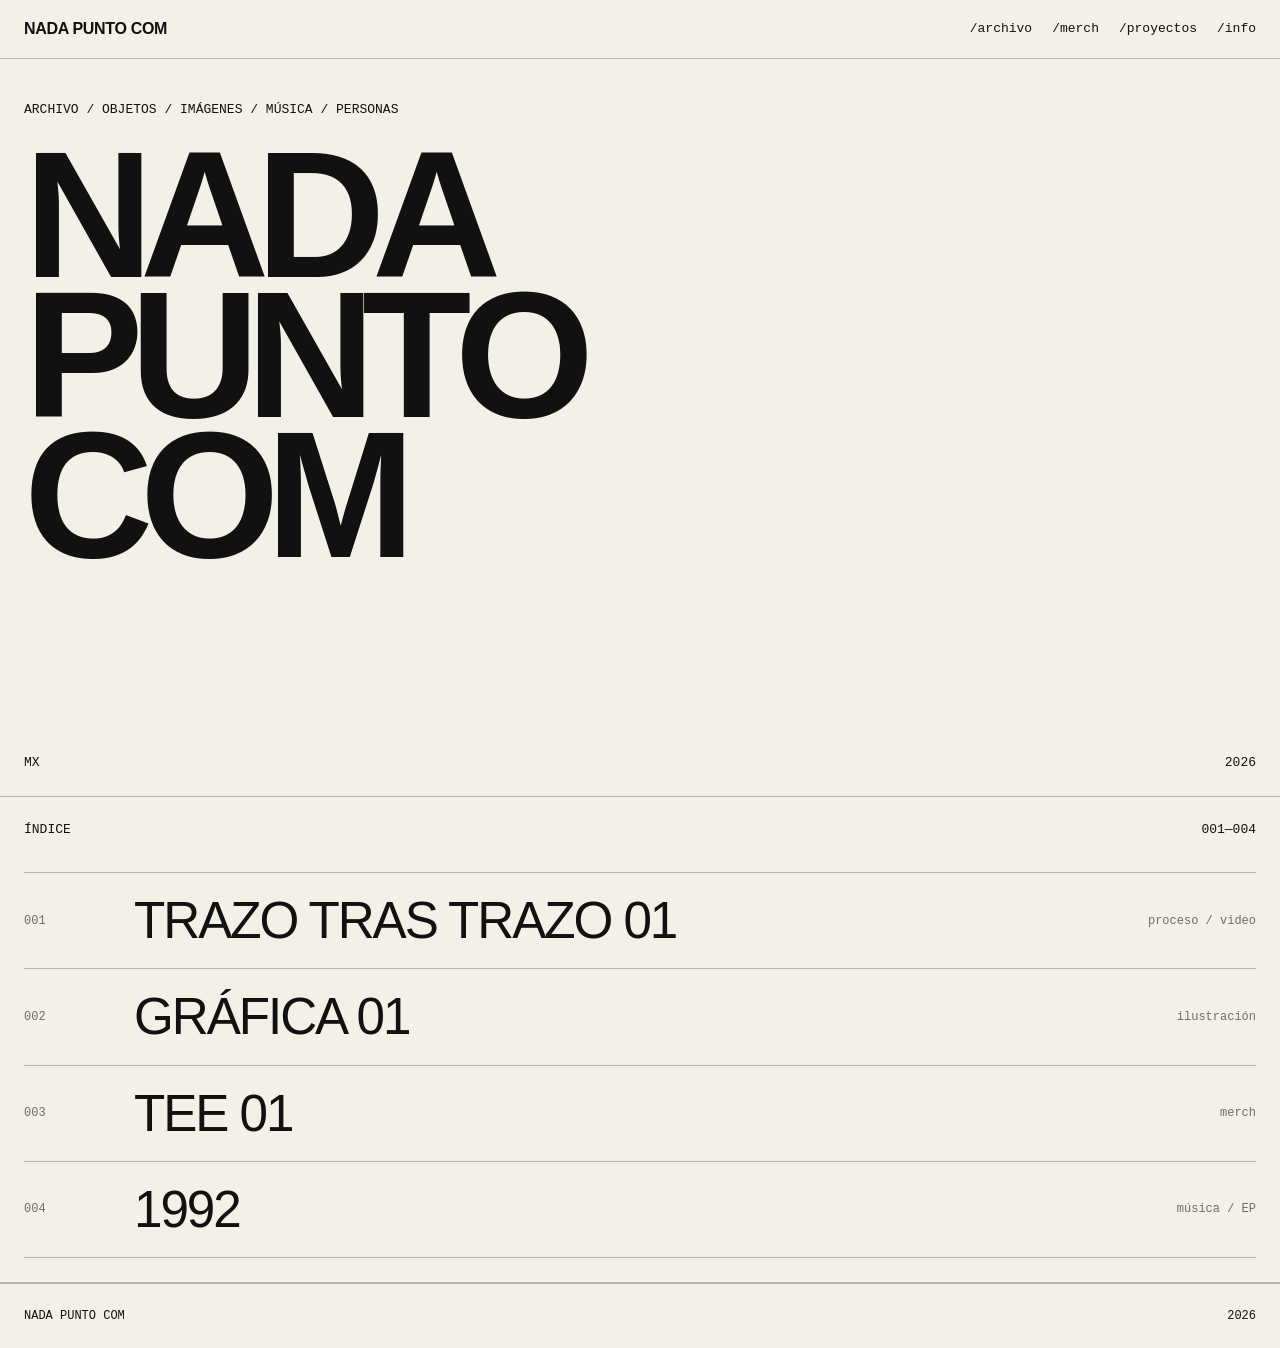
<file: index.html>
<!DOCTYPE html>
<html lang="es">

<head>
  <meta charset="UTF-8" />
  <meta name="viewport" content="width=device-width, initial-scale=1.0" />

  <meta
    name="description"
    content="Nada Punto Com — archivo de gráfica, objetos, imágenes, música, personas y otras cosas."
  />

  <title>Nada Punto Com</title>

  <link rel="stylesheet" href="/style.css" />
</head>


<body>

  <!-- ========================================
       HEADER
  ========================================= -->

  <header class="site-header">

    <a class="brand" href="/">
      NADA PUNTO COM
    </a>

    <nav
      class="main-nav"
      aria-label="Navegación principal"
    >

      <a href="/archivo/">
        /archivo
      </a>

      <a href="/merch/">
        /merch
      </a>

      <a href="/proyectos/">
        /proyectos
      </a>

      <a href="/info/">
        /info
      </a>

    </nav>

  </header>


  <!-- ========================================
       MAIN
  ========================================= -->

  <main>


    <!-- ========================================
         HERO
    ========================================= -->

    <section class="hero">

      <div class="hero-copy">

        <p class="eyebrow">
          archivo / objetos / imágenes / música / personas
        </p>

        <h1>
          NADA<br>
          PUNTO<br>
          COM
        </h1>

      </div>


      <div class="hero-meta">

        <span>
          MX
        </span>

        <span>
          2026
        </span>

      </div>

    </section>


    <!-- ========================================
         ÍNDICE
    ========================================= -->

    <section
      class="index-section"
      aria-labelledby="indice-title"
    >

      <div class="section-heading">

        <h2 id="indice-title">
          ÍNDICE
        </h2>

        <span>
          001—004
        </span>

      </div>


      <div class="project-list">


        <!-- ========================================
             001
        ========================================= -->

        <a
          class="project-row"
          href="/archivo/trazo-tras-trazo-01/"
          data-preview="preview-1"
        >

          <span class="project-number">
            001
          </span>

          <span class="project-title">
            TRAZO TRAS TRAZO 01
          </span>

          <span class="project-type">
            proceso / video
          </span>

        </a>


        <!-- ========================================
             002
        ========================================= -->

        <a
          class="project-row"
          href="/archivo/grafica-01/"
          data-preview="preview-2"
        >

          <span class="project-number">
            002
          </span>

          <span class="project-title">
            GRÁFICA 01
          </span>

          <span class="project-type">
            ilustración
          </span>

        </a>


        <!-- ========================================
             003
        ========================================= -->

        <a
          class="project-row"
          href="/merch/tee-01/"
          data-preview="preview-3"
        >

          <span class="project-number">
            003
          </span>

          <span class="project-title">
            TEE 01
          </span>

          <span class="project-type">
            merch
          </span>

        </a>


        <!-- ========================================
             004
        ========================================= -->

        <a
          class="project-row"
          href="/musica/1992/"
          data-preview="preview-4"
        >

          <span class="project-number">
            004
          </span>

          <span class="project-title">
            1992
          </span>

          <span class="project-type">
            música / EP
          </span>

        </a>

      </div>


      <!-- ========================================
           PREVIEWS
      ========================================= -->

      <div
        class="preview-panel"
        aria-hidden="true"
      >


        <!-- 001 — TRAZO TRAS TRAZO -->

        <div
          class="preview-placeholder preview-media"
          id="preview-1"
        >

          <video
            class="preview-video"
            src="/trazo-tras-trazo-01.mp4"
            autoplay
            muted
            loop
            playsinline
            preload="metadata"
          ></video>

        </div>


        <!-- 002 — GRÁFICA 01 -->

        <div
          class="preview-placeholder preview-media preview-light"
          id="preview-2"
        >

          <img
            class="preview-image preview-contain"
            src="/grafica-01-mujer-tigre.jpeg"
            alt=""
          />

        </div>


        <!-- 003 — TEE 01 -->

        <div
          class="preview-placeholder preview-media"
          id="preview-3"
        >

          <img
            class="preview-image"
            src="/merch-tee-01.png"
            alt=""
          />

        </div>


        <!-- 004 — 1992 -->

        <div
          class="preview-placeholder preview-media"
          id="preview-4"
        >

          <img
            class="preview-image"
            src="/1992-cover.jpg"
            alt=""
          />

        </div>


      </div>

    </section>

  </main>


  <!-- ========================================
       FOOTER
  ========================================= -->

  <footer>

    <span>
      NADA PUNTO COM
    </span>

    <span>
      2026
    </span>

  </footer>


  <script src="/script.js"></script>

</body>

</html>
</file>
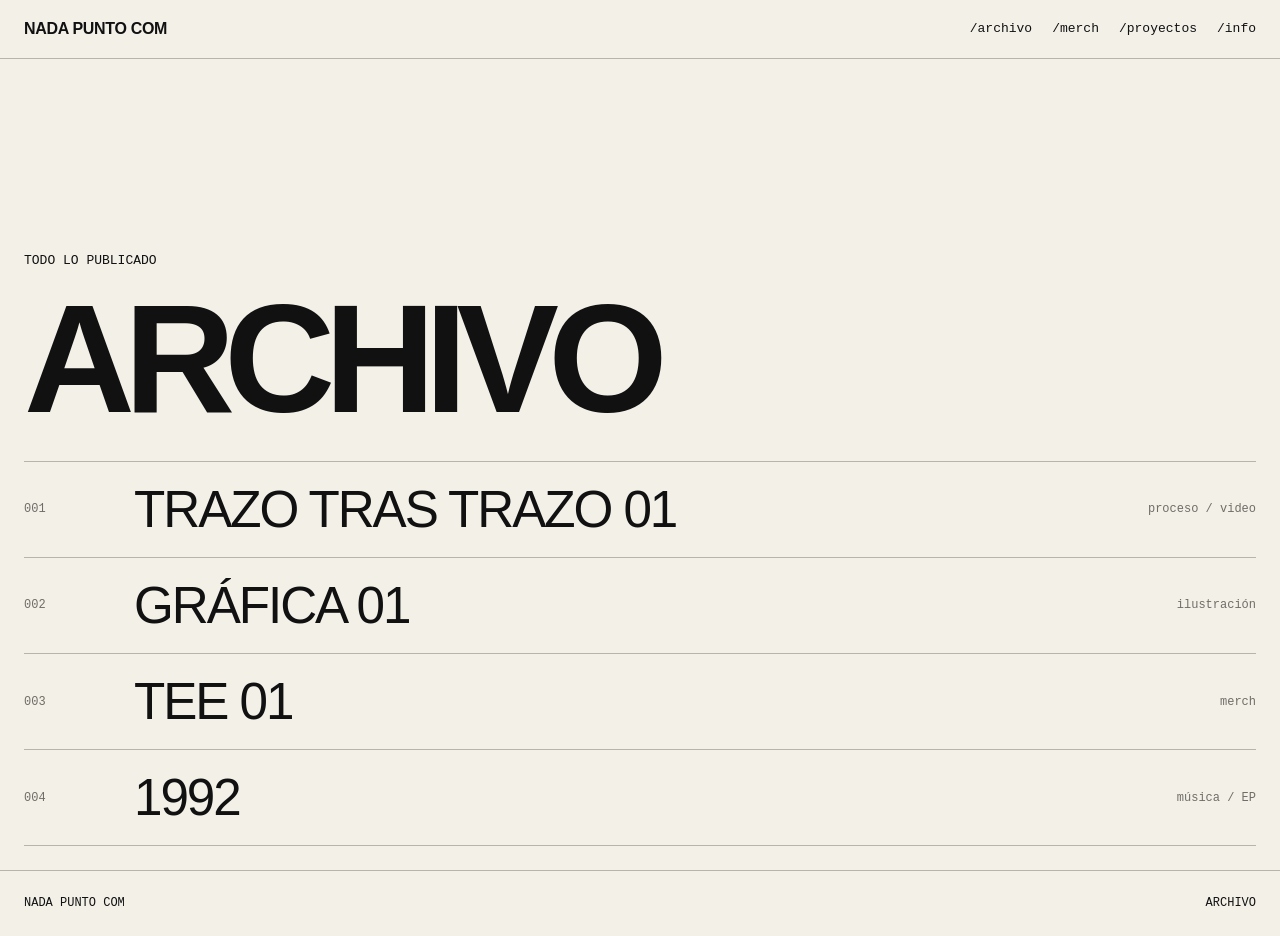
<file: archivo/index.html>
<!DOCTYPE html>
<html lang="es">

<head>
  <meta charset="UTF-8" />
  <meta name="viewport" content="width=device-width, initial-scale=1.0" />

  <meta
    name="description"
    content="Archivo — Nada Punto Com."
  />

  <title>Archivo — Nada Punto Com</title>

  <link rel="stylesheet" href="/style.css" />
</head>

<body>

  <header class="site-header">

    <a class="brand" href="/">
      NADA PUNTO COM
    </a>

    <nav class="main-nav">

      <a href="/archivo/">
        /archivo
      </a>

      <a href="/merch/">
        /merch
      </a>

      <a href="/proyectos/">
        /proyectos
      </a>

      <a href="/info/">
        /info
      </a>

    </nav>

  </header>


  <main>

    <section class="listing-page">


      <!-- CABECERA -->

      <div class="page-title">

        <p class="eyebrow">
          todo lo publicado
        </p>

        <h1>
          ARCHIVO
        </h1>

      </div>


      <!-- LISTADO -->

      <div class="project-list">


        <!-- 001 -->

        <a
          class="project-row"
          href="/archivo/trazo-tras-trazo-01/"
        >

          <span class="project-number">
            001
          </span>

          <span class="project-title">
            TRAZO TRAS TRAZO 01
          </span>

          <span class="project-type">
            proceso / video
          </span>

        </a>


        <!-- 002 -->

        <a
          class="project-row"
          href="/archivo/grafica-01/"
        >

          <span class="project-number">
            002
          </span>

          <span class="project-title">
            GRÁFICA 01
          </span>

          <span class="project-type">
            ilustración
          </span>

        </a>


        <!-- 003 -->

        <a
          class="project-row"
          href="/merch/tee-01/"
        >

          <span class="project-number">
            003
          </span>

          <span class="project-title">
            TEE 01
          </span>

          <span class="project-type">
            merch
          </span>

        </a>


        <!-- 004 -->

        <a
          class="project-row"
          href="/musica/1992/"
        >

          <span class="project-number">
            004
          </span>

          <span class="project-title">
            1992
          </span>

          <span class="project-type">
            música / EP
          </span>

        </a>


      </div>

    </section>

  </main>


  <footer>

    <span>
      NADA PUNTO COM
    </span>

    <span>
      ARCHIVO
    </span>

  </footer>

</body>

</html>
</file>
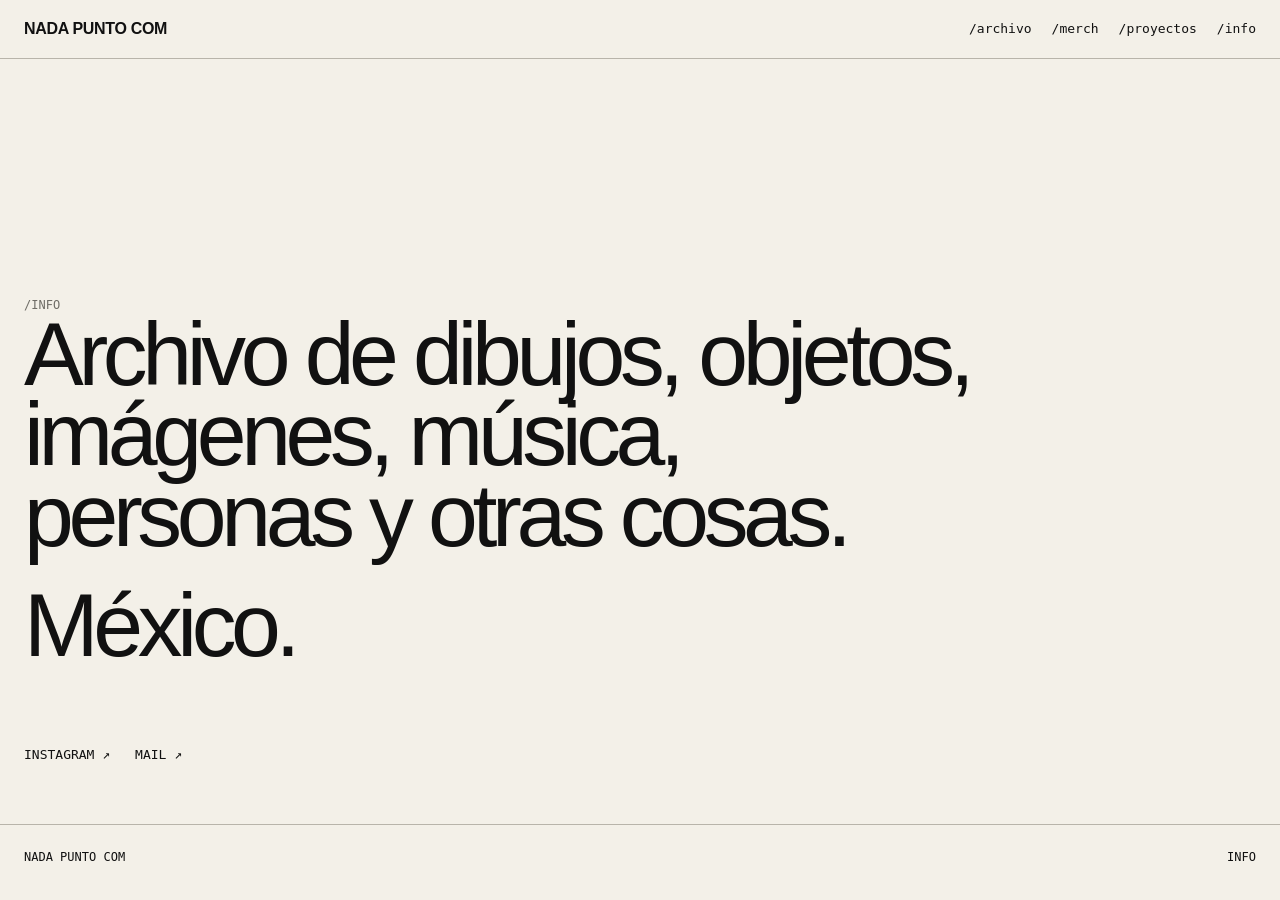
<file: info/index.html>
<!DOCTYPE html>
<html lang="es">

<head>
  <meta charset="UTF-8" />
  <meta name="viewport" content="width=device-width, initial-scale=1.0" />

  <meta
    name="description"
    content="Info — Nada Punto Com."
  />

  <title>Info — Nada Punto Com</title>

  <link rel="stylesheet" href="/style.css" />
</head>

<body>

  <header class="site-header">

    <a class="brand" href="/">
      NADA PUNTO COM
    </a>

    <nav class="main-nav">

      <a href="/archivo/">
        /archivo
      </a>

      <a href="/merch/">
        /merch
      </a>

      <a href="/proyectos/">
        /proyectos
      </a>

      <a href="/info/">
        /info
      </a>

    </nav>

  </header>


  <main>

    <section class="info-page">

      <span class="entry-number">
        /INFO
      </span>

      <p>
        Archivo de dibujos, objetos,
        imágenes, música, personas
        y otras cosas.
      </p>

      <p>
        México.
      </p>


      <div class="info-links">

        <a
          href="https://instagram.com/"
          target="_blank"
          rel="noreferrer"
        >
          INSTAGRAM ↗
        </a>

        <a href="mailto:hola@nadapunto.com">
          MAIL ↗
        </a>

      </div>

    </section>

  </main>


  <footer>

    <span>
      NADA PUNTO COM
    </span>

    <span>
      INFO
    </span>

  </footer>

</body>

</html>
</file>
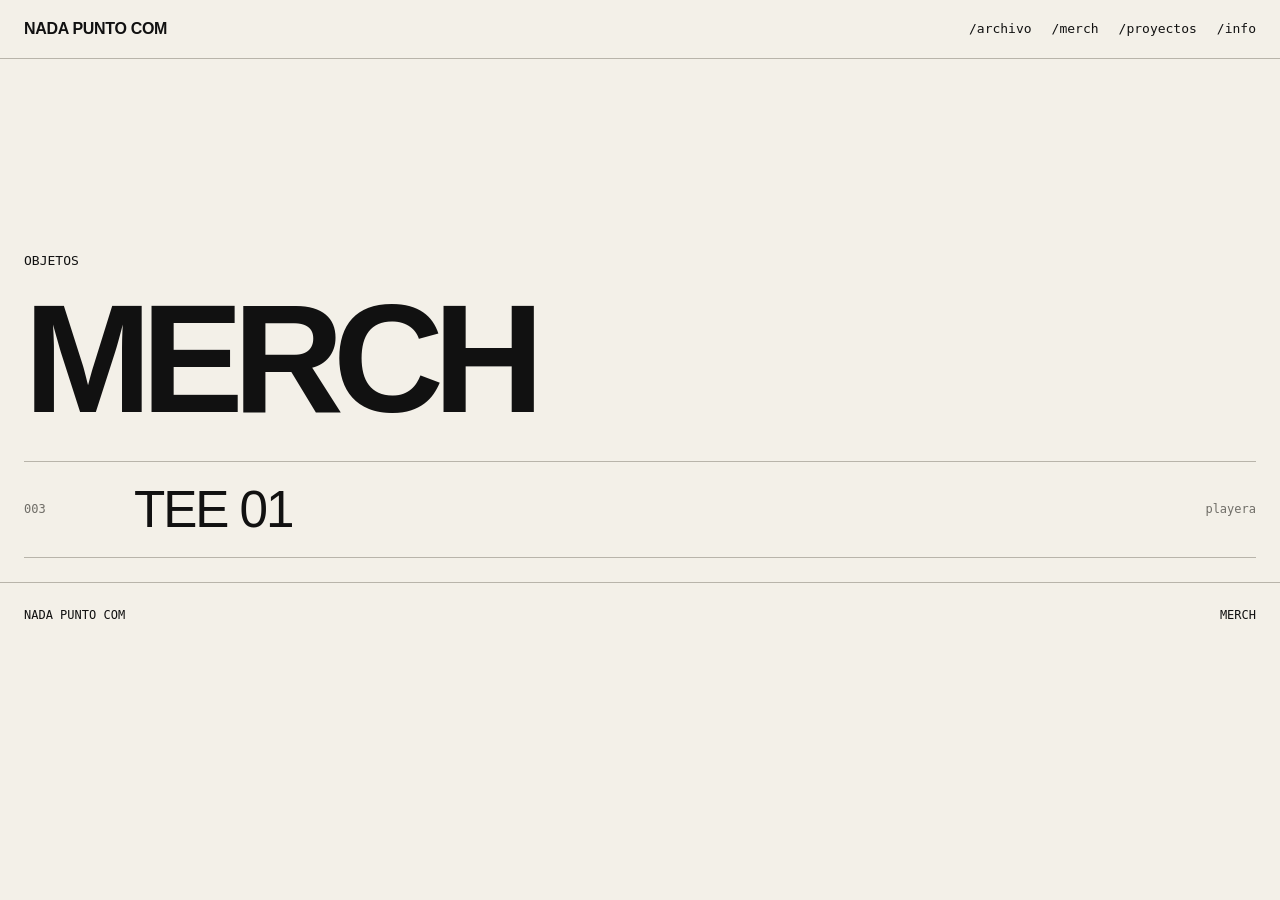
<file: merch/index.html>
<!DOCTYPE html>
<html lang="es">

<head>
  <meta charset="UTF-8" />
  <meta name="viewport" content="width=device-width, initial-scale=1.0" />

  <meta
    name="description"
    content="Merch — Nada Punto Com."
  />

  <title>Merch — Nada Punto Com</title>

  <link rel="stylesheet" href="/style.css" />
</head>

<body>

  <header class="site-header">

    <a class="brand" href="/">
      NADA PUNTO COM
    </a>

    <nav class="main-nav">

      <a href="/archivo/">
        /archivo
      </a>

      <a href="/merch/">
        /merch
      </a>

      <a href="/proyectos/">
        /proyectos
      </a>

      <a href="/info/">
        /info
      </a>

    </nav>

  </header>


  <main>

    <section class="listing-page">


      <!-- CABECERA -->

      <div class="page-title">

        <p class="eyebrow">
          objetos
        </p>

        <h1>
          MERCH
        </h1>

      </div>


      <!-- LISTADO -->

      <div class="project-list">


        <!-- 003 -->

        <a
          class="project-row"
          href="/merch/tee-01/"
        >

          <span class="project-number">
            003
          </span>

          <span class="project-title">
            TEE 01
          </span>

          <span class="project-type">
            playera
          </span>

        </a>


      </div>

    </section>

  </main>


  <footer>

    <span>
      NADA PUNTO COM
    </span>

    <span>
      MERCH
    </span>

  </footer>

</body>

</html>
</file>
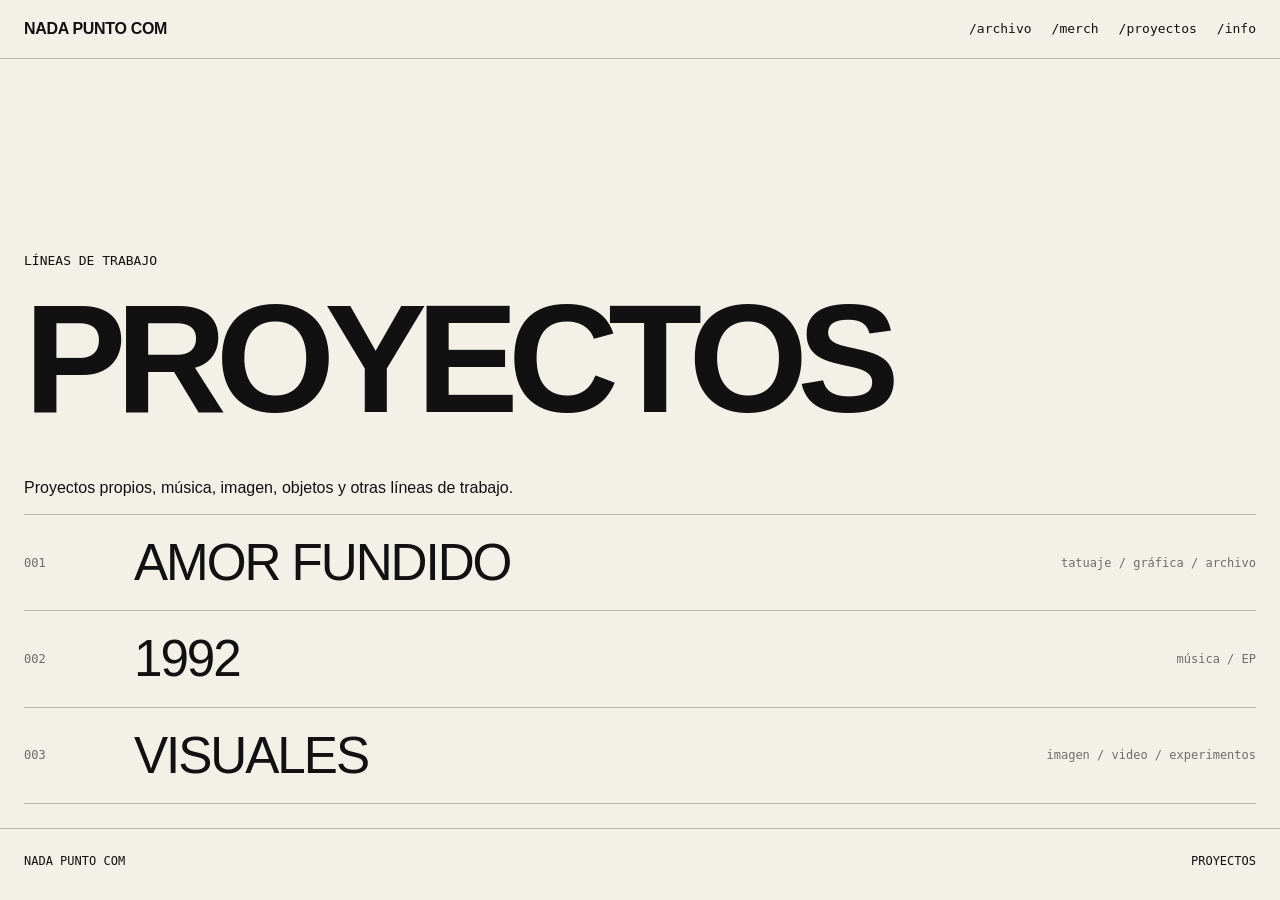
<file: proyectos/index.html>
<!DOCTYPE html>
<html lang="es">

<head>
  <meta charset="UTF-8" />
  <meta name="viewport" content="width=device-width, initial-scale=1.0" />

  <meta
    name="description"
    content="Proyectos — Nada Punto Com."
  />

  <title>Proyectos — Nada Punto Com</title>

  <link rel="stylesheet" href="/style.css" />
</head>

<body>

  <header class="site-header">

    <a class="brand" href="/">
      NADA PUNTO COM
    </a>

    <nav class="main-nav">

      <a href="/archivo/">
        /archivo
      </a>

      <a href="/merch/">
        /merch
      </a>

      <a href="/proyectos/">
        /proyectos
      </a>

      <a href="/info/">
        /info
      </a>

    </nav>

  </header>


  <main>

    <section class="listing-page">


      <!-- CABECERA -->

      <div class="page-title">

        <p class="eyebrow">
          líneas de trabajo
        </p>

        <h1>
          PROYECTOS
        </h1>

      </div>


      <p class="project-description">
        Proyectos propios, música, imagen,
        objetos y otras líneas de trabajo.
      </p>


      <!-- LISTADO -->

      <div class="project-list">


        <!-- AMOR FUNDIDO -->

        <div class="project-row">

          <span class="project-number">
            001
          </span>

          <span class="project-title">
            AMOR FUNDIDO
          </span>

          <span class="project-type">
            tatuaje / gráfica / archivo
          </span>

        </div>


        <!-- 1992 -->

        <a
          class="project-row"
          href="/musica/1992/"
        >

          <span class="project-number">
            002
          </span>

          <span class="project-title">
            1992
          </span>

          <span class="project-type">
            música / EP
          </span>

        </a>


        <!-- VISUALES -->

        <div class="project-row">

          <span class="project-number">
            003
          </span>

          <span class="project-title">
            VISUALES
          </span>

          <span class="project-type">
            imagen / video / experimentos
          </span>

        </div>


      </div>

    </section>

  </main>


  <footer>

    <span>
      NADA PUNTO COM
    </span>

    <span>
      PROYECTOS
    </span>

  </footer>

</body>

</html>
</file>
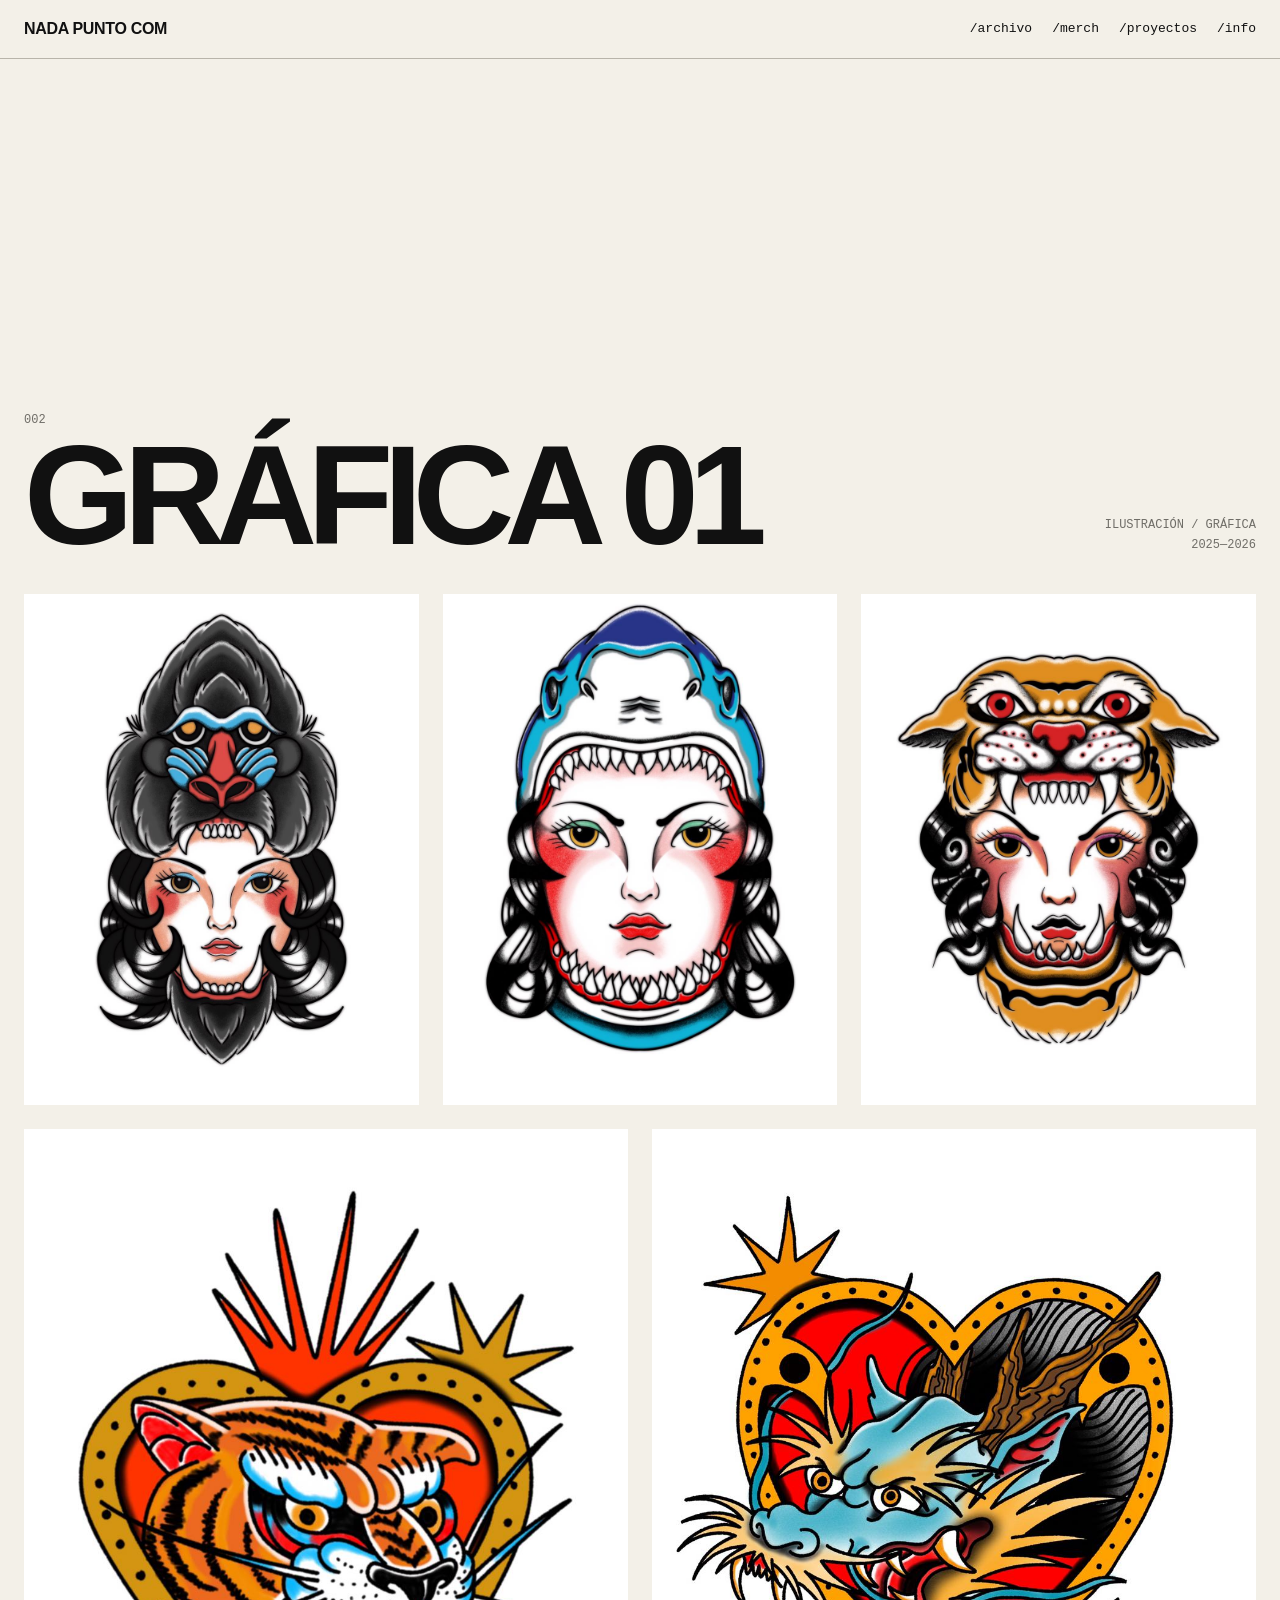
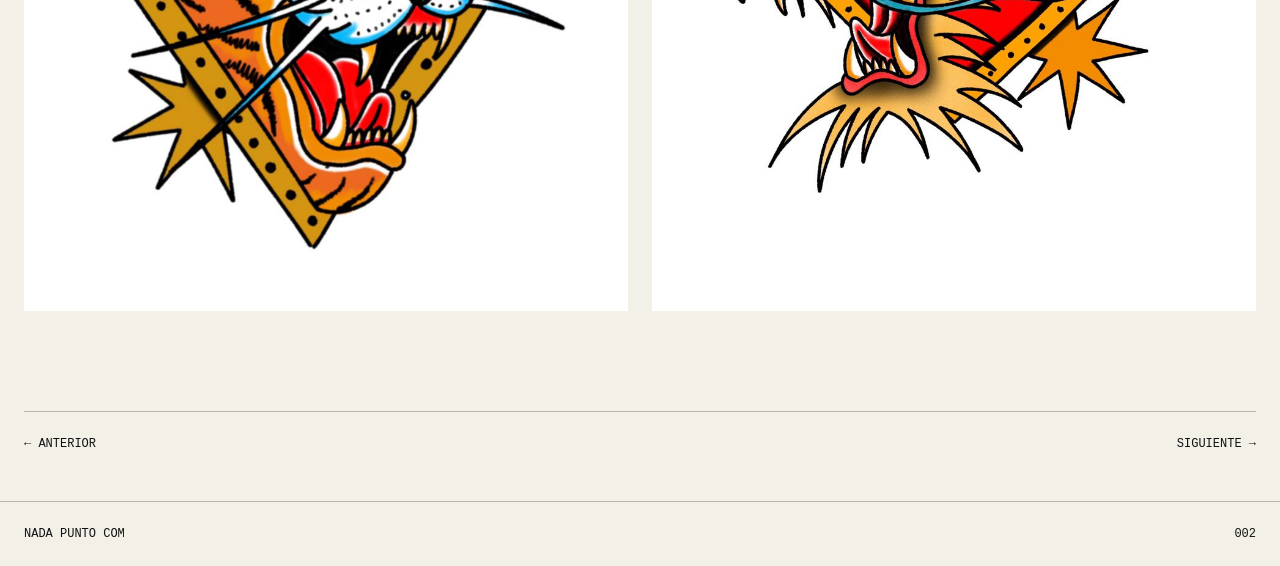
<file: archivo/grafica-01/index.html>
<!DOCTYPE html>
<html lang="es">

<head>
  <meta charset="UTF-8" />
  <meta name="viewport" content="width=device-width, initial-scale=1.0" />

  <meta
    name="description"
    content="Gráfica 01 — selección de ilustración y gráfica."
  />

  <title>Gráfica 01 — Nada Punto Com</title>

  <link rel="stylesheet" href="/style.css" />
</head>

<body>

  <header class="site-header">

    <a class="brand" href="/">
      NADA PUNTO COM
    </a>

    <nav class="main-nav">

      <a href="/archivo/">
        /archivo
      </a>

      <a href="/merch/">
        /merch
      </a>

      <a href="/proyectos/">
        /proyectos
      </a>

      <a href="/info/">
        /info
      </a>

    </nav>

  </header>


  <main>

    <article class="entry-page">


      <!-- ========================================
           CABECERA
      ========================================= -->

      <header class="entry-header">

        <div>

          <span class="entry-number">
            002
          </span>

          <h1>
            GRÁFICA 01
          </h1>

        </div>


        <div class="entry-meta">

          <span>
            ILUSTRACIÓN / GRÁFICA
          </span>

          <span>
            2025—2026
          </span>

        </div>

      </header>


      <!-- ========================================
           SERIE 1 — MUJERES
      ========================================= -->

      <div class="entry-gallery entry-gallery-three">


        <figure>

          <img
            src="/grafica-01-mujer-mandril.jpeg"
            alt="Ilustración de mujer con mandril"
            loading="lazy"
          />

        </figure>


        <figure>

          <img
            src="/grafica-01-mujer-tiburon.jpeg"
            alt="Ilustración de mujer con tiburón"
            loading="lazy"
          />

        </figure>


        <figure>

          <img
            src="/grafica-01-mujer-tigre.jpeg"
            alt="Ilustración de mujer con tigre"
            loading="lazy"
          />

        </figure>


      </div>


      <!-- ========================================
           SERIE 2 — CORAZONES
      ========================================= -->

      <div class="entry-gallery entry-gallery-two">


        <figure>

          <img
            src="/grafica-01-tigre-corazon.jpeg"
            alt="Ilustración de tigre dentro de corazón"
            loading="lazy"
          />

        </figure>


        <figure>

          <img
            src="/grafica-01-dragon-corazon.jpeg"
            alt="Ilustración de dragón dentro de corazón"
            loading="lazy"
          />

        </figure>


      </div>


      <!-- ========================================
           NAVEGACIÓN
      ========================================= -->

      <nav class="entry-navigation">

        <a href="/archivo/trazo-tras-trazo-01/">
          ← ANTERIOR
        </a>

        <a href="/merch/tee-01/">
          SIGUIENTE →
        </a>

      </nav>


    </article>

  </main>


  <footer>

    <span>
      NADA PUNTO COM
    </span>

    <span>
      002
    </span>

  </footer>

</body>

</html>
</file>
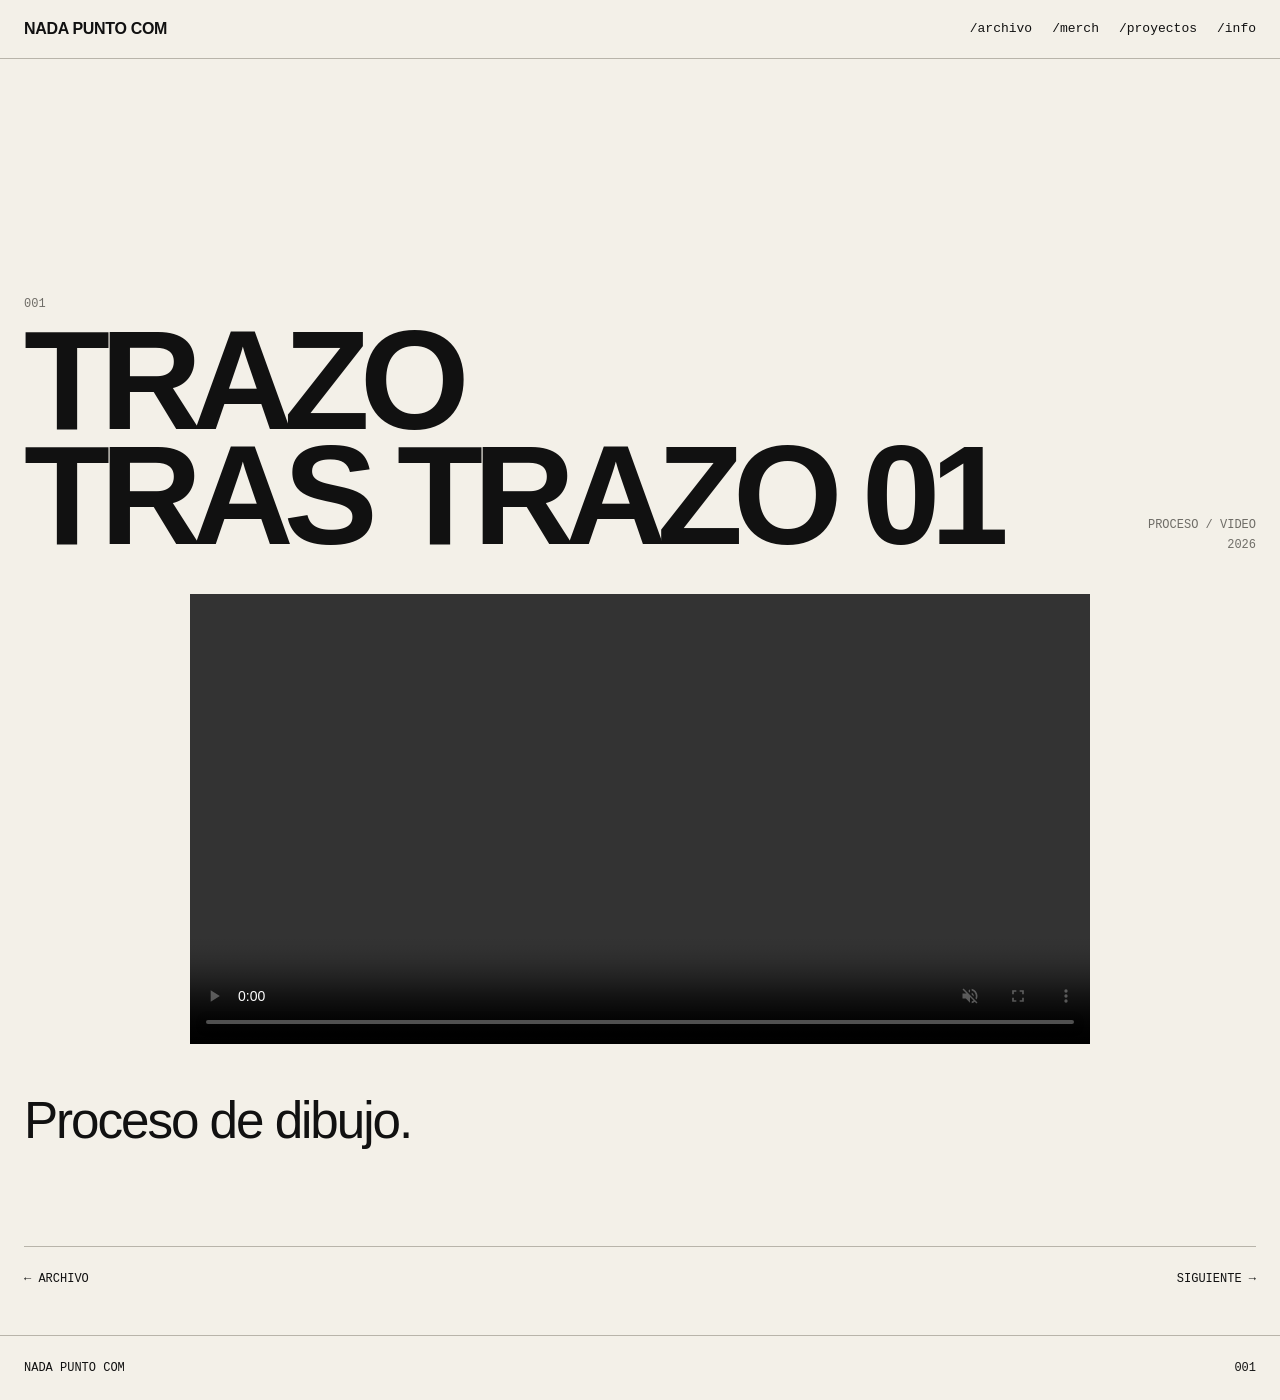
<file: archivo/trazo-tras-trazo-01/index.html>
<!DOCTYPE html>
<html lang="es">

<head>
  <meta charset="UTF-8" />
  <meta name="viewport" content="width=device-width, initial-scale=1.0" />

  <meta
    name="description"
    content="Trazo Tras Trazo 01 — proceso de dibujo."
  />

  <title>Trazo Tras Trazo 01 — Nada Punto Com</title>

  <link rel="stylesheet" href="/style.css" />
</head>

<body>

  <header class="site-header">

    <a class="brand" href="/">
      NADA PUNTO COM
    </a>

    <nav class="main-nav">
      <a href="/archivo/">/archivo</a>
      <a href="/merch/">/merch</a>
      <a href="/proyectos/">/proyectos</a>
      <a href="/info/">/info</a>
    </nav>

  </header>


  <main>

    <article class="entry-page">

      <header class="entry-header">

        <div>

          <span class="entry-number">
            001
          </span>

          <h1>
            TRAZO<br>
            TRAS TRAZO 01
          </h1>

        </div>


        <div class="entry-meta">

          <span>
            PROCESO / VIDEO
          </span>

          <span>
            2026
          </span>

        </div>

      </header>


      <div class="entry-video">

        <video
          src="/trazo-tras-trazo-01.mp4"
          autoplay
          muted
          loop
          playsinline
          controls
          preload="metadata"
        ></video>

      </div>


      <div class="entry-description">

        <p>
          Proceso de dibujo.
        </p>

      </div>


      <nav class="entry-navigation">

        <a href="/archivo/">
          ← ARCHIVO
        </a>

        <a href="/archivo/grafica-01/">
          SIGUIENTE →
        </a>

      </nav>

    </article>

  </main>


  <footer>

    <span>
      NADA PUNTO COM
    </span>

    <span>
      001
    </span>

  </footer>

</body>

</html>
</file>
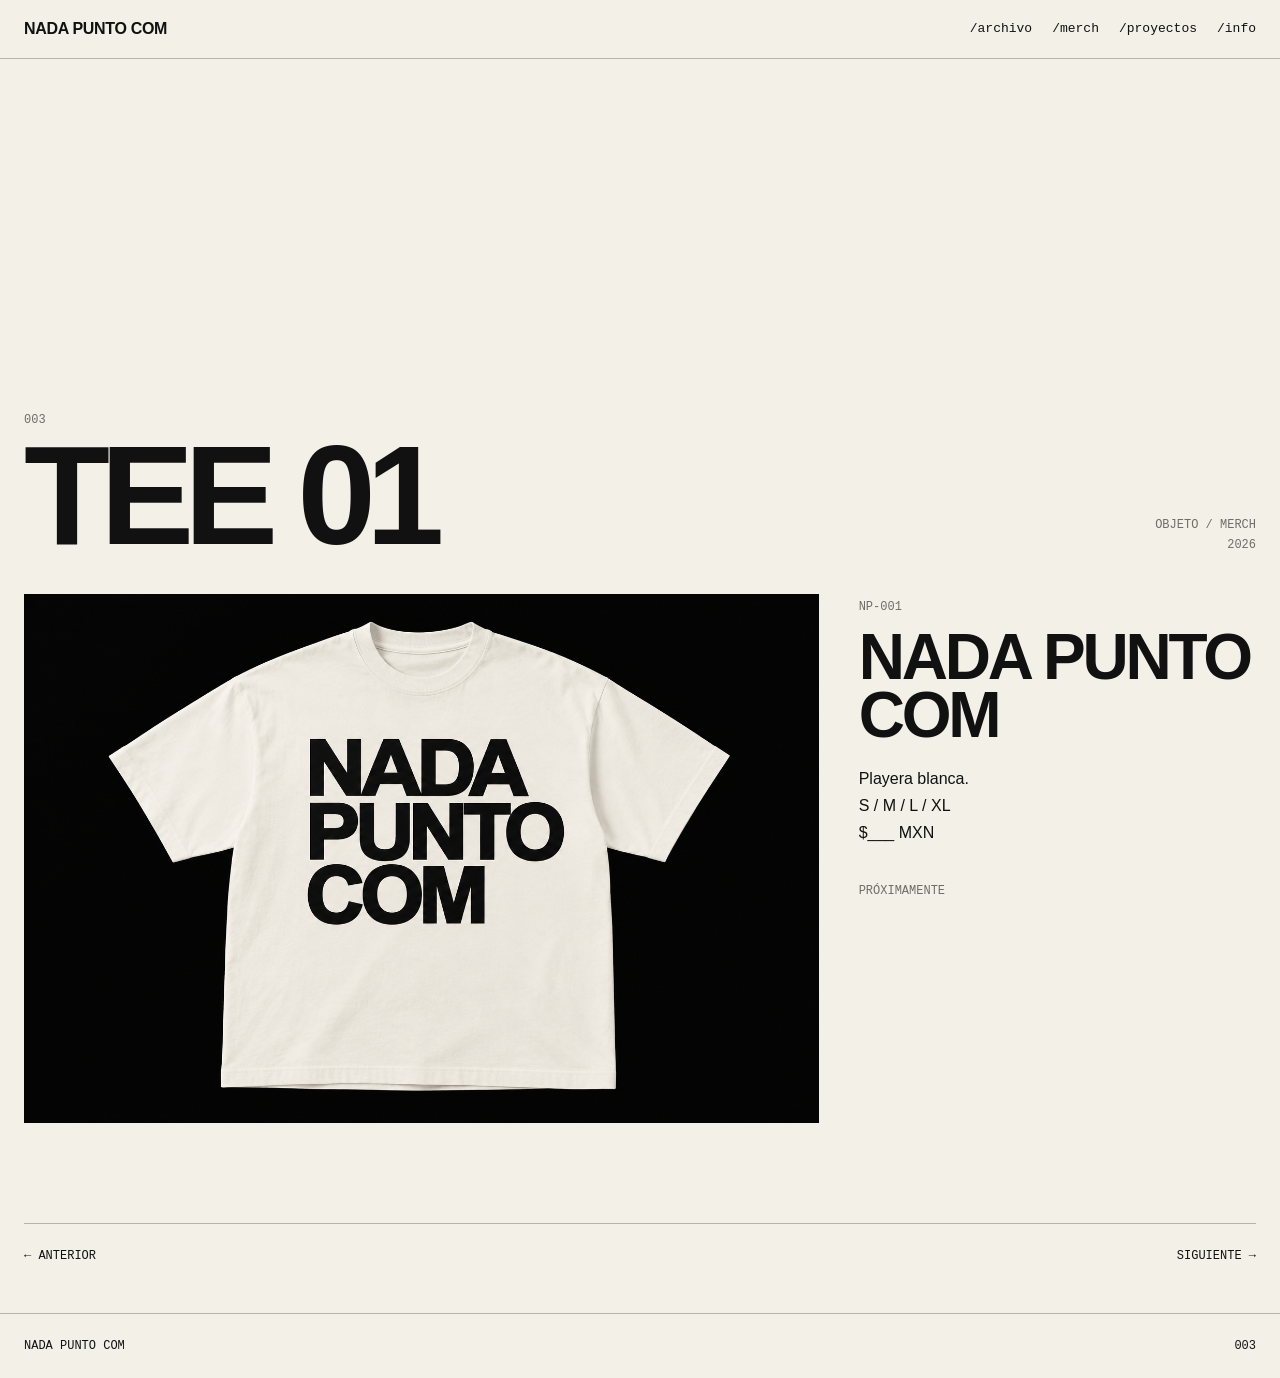
<file: merch/tee-01/index.html>
<!DOCTYPE html>
<html lang="es">

<head>
  <meta charset="UTF-8" />
  <meta name="viewport" content="width=device-width, initial-scale=1.0" />

  <meta
    name="description"
    content="TEE 01 — Nada Punto Com."
  />

  <title>TEE 01 — Nada Punto Com</title>

  <link rel="stylesheet" href="/style.css" />
</head>

<body>

  <header class="site-header">

    <a class="brand" href="/">
      NADA PUNTO COM
    </a>

    <nav class="main-nav">

      <a href="/archivo/">
        /archivo
      </a>

      <a href="/merch/">
        /merch
      </a>

      <a href="/proyectos/">
        /proyectos
      </a>

      <a href="/info/">
        /info
      </a>

    </nav>

  </header>


  <main>

    <article class="entry-page">


      <!-- CABECERA -->

      <header class="entry-header">

        <div>

          <span class="entry-number">
            003
          </span>

          <h1>
            TEE 01
          </h1>

        </div>


        <div class="entry-meta">

          <span>
            OBJETO / MERCH
          </span>

          <span>
            2026
          </span>

        </div>

      </header>


      <!-- PRODUCTO -->

      <div class="merch-entry">


        <div class="merch-entry-image">

          <img
            src="/merch-tee-01.png"
            alt="Playera blanca Nada Punto Com — Tee 01"
          />

        </div>


        <div class="merch-entry-info">

          <span class="entry-number">
            NP-001
          </span>

          <h2>
            NADA PUNTO COM
          </h2>

          <p>
            Playera blanca.
          </p>

          <p>
            S / M / L / XL
          </p>

          <p>
            $___ MXN
          </p>

          <span class="status">
            PRÓXIMAMENTE
          </span>

        </div>


      </div>


      <!-- NAVEGACIÓN -->

      <nav class="entry-navigation">

        <a href="/archivo/grafica-01/">
          ← ANTERIOR
        </a>

        <a href="/musica/1992/">
          SIGUIENTE →
        </a>

      </nav>


    </article>

  </main>


  <footer>

    <span>
      NADA PUNTO COM
    </span>

    <span>
      003
    </span>

  </footer>

</body>

</html>
</file>
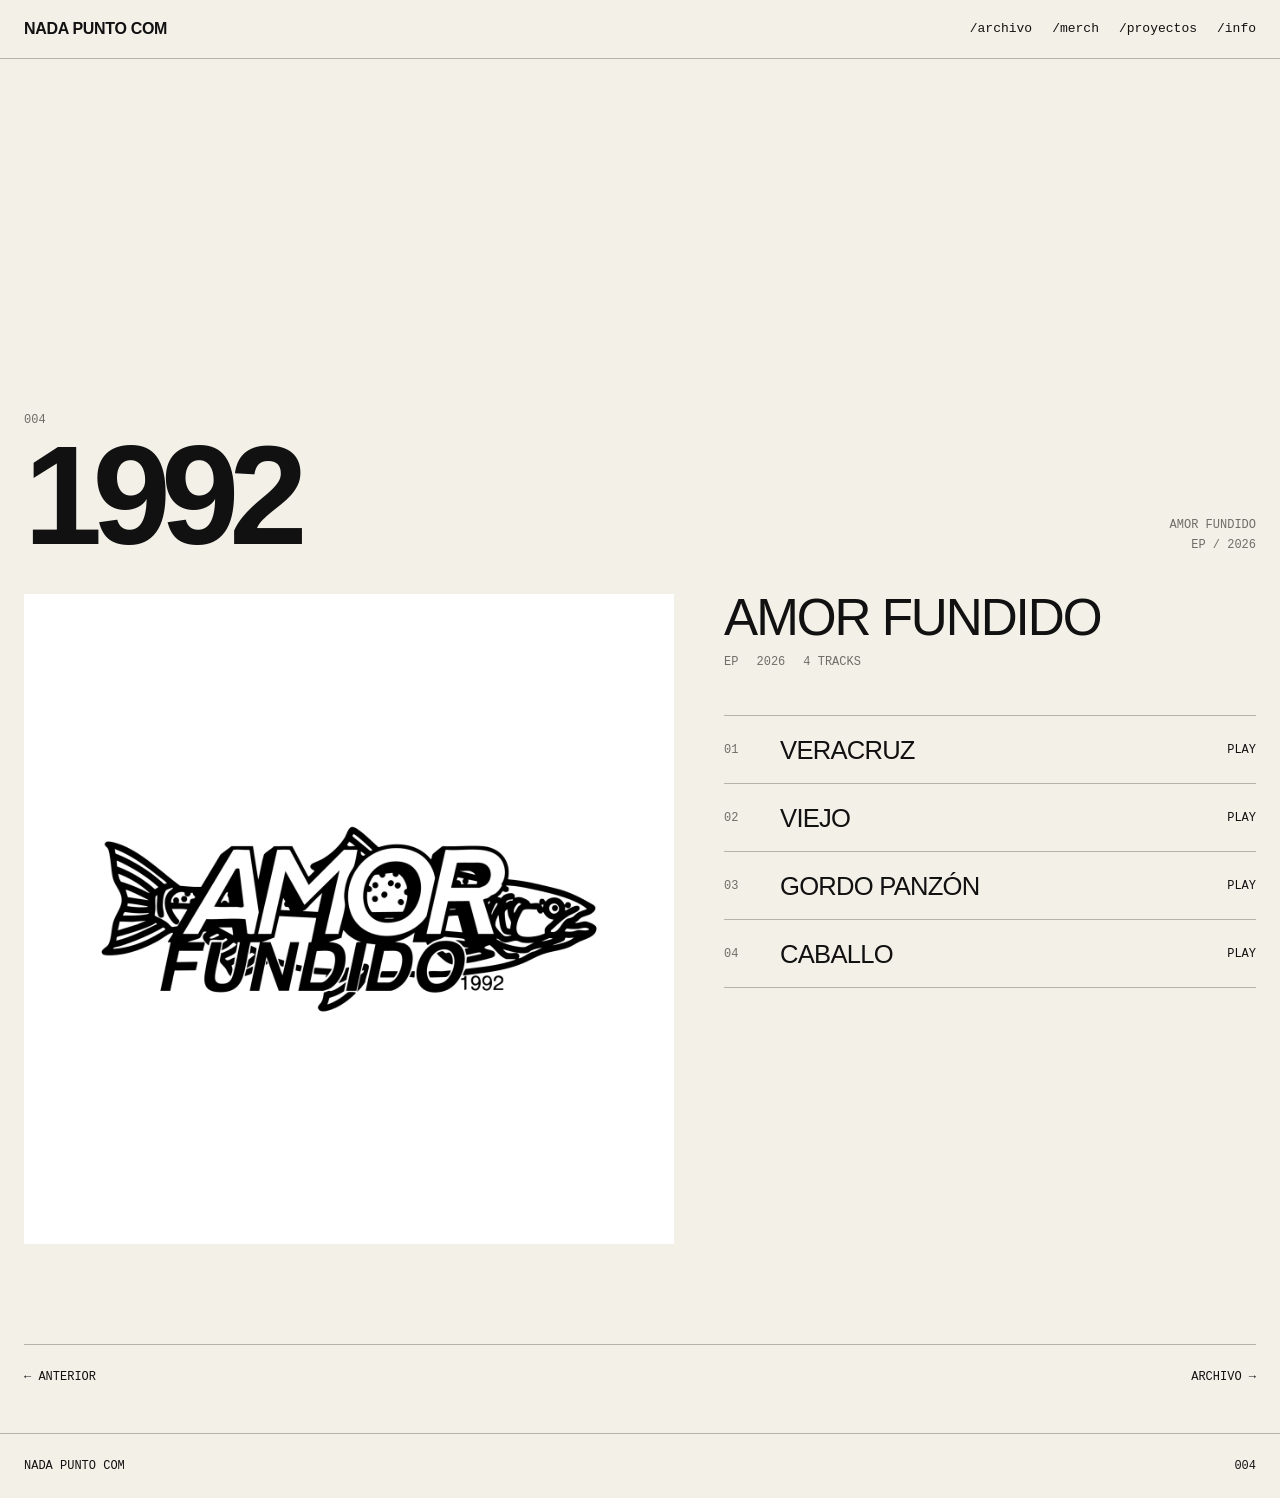
<file: musica/1992/index.html>
<!DOCTYPE html>
<html lang="es">

<head>
  <meta charset="UTF-8" />
  <meta name="viewport" content="width=device-width, initial-scale=1.0" />

  <meta
    name="description"
    content="1992 — EP de Amor Fundido."
  />

  <title>1992 — Amor Fundido — Nada Punto Com</title>

  <link rel="stylesheet" href="/style.css" />
</head>

<body>

  <header class="site-header">

    <a class="brand" href="/">
      NADA PUNTO COM
    </a>

    <nav class="main-nav">

      <a href="/archivo/">
        /archivo
      </a>

      <a href="/merch/">
        /merch
      </a>

      <a href="/proyectos/">
        /proyectos
      </a>

      <a href="/info/">
        /info
      </a>

    </nav>

  </header>


  <main>

    <article class="entry-page">


      <!-- CABECERA -->

      <header class="entry-header">

        <div>

          <span class="entry-number">
            004
          </span>

          <h1>
            1992
          </h1>

        </div>


        <div class="entry-meta">

          <span>
            AMOR FUNDIDO
          </span>

          <span>
            EP / 2026
          </span>

        </div>

      </header>


      <!-- RELEASE -->

      <div class="release">


        <!-- PORTADA -->

        <div class="release-cover">

          <img
            src="/1992-cover.jpg"
            alt="1992 — Amor Fundido"
          />

        </div>


        <!-- INFO + TRACKLIST -->

        <div class="release-info">

          <p class="release-artist">
            AMOR FUNDIDO
          </p>


          <div class="release-meta">

            <span>
              EP
            </span>

            <span>
              2026
            </span>

            <span>
              4 TRACKS
            </span>

          </div>


          <div class="tracklist">


            <!-- 01 -->

            <div class="track-row">

              <span class="track-number">
                01
              </span>

              <span class="track-title">
                VERACRUZ
              </span>

              <button
                class="track-play"
                type="button"
                data-audio="track-01"
              >
                PLAY
              </button>

              <audio
                id="track-01"
                src="/1992-01-veracruz.mp3"
                preload="metadata"
              ></audio>

            </div>


            <!-- 02 -->

            <div class="track-row">

              <span class="track-number">
                02
              </span>

              <span class="track-title">
                VIEJO
              </span>

              <button
                class="track-play"
                type="button"
                data-audio="track-02"
              >
                PLAY
              </button>

              <audio
                id="track-02"
                src="/1992-02-viejo.mp3"
                preload="metadata"
              ></audio>

            </div>


            <!-- 03 -->

            <div class="track-row">

              <span class="track-number">
                03
              </span>

              <span class="track-title">
                GORDO PANZÓN
              </span>

              <button
                class="track-play"
                type="button"
                data-audio="track-03"
              >
                PLAY
              </button>

              <audio
                id="track-03"
                src="/1992-03-gordo-panzon.mp3"
                preload="metadata"
              ></audio>

            </div>


            <!-- 04 -->

            <div class="track-row">

              <span class="track-number">
                04
              </span>

              <span class="track-title">
                CABALLO
              </span>

              <button
                class="track-play"
                type="button"
                data-audio="track-04"
              >
                PLAY
              </button>

              <audio
                id="track-04"
                src="/1992-04-caballo.mp3"
                preload="metadata"
              ></audio>

            </div>


          </div>

        </div>


      </div>


      <!-- NAVEGACIÓN -->

      <nav class="entry-navigation">

        <a href="/merch/tee-01/">
          ← ANTERIOR
        </a>

        <a href="/archivo/">
          ARCHIVO →
        </a>

      </nav>


    </article>

  </main>


  <footer>

    <span>
      NADA PUNTO COM
    </span>

    <span>
      004
    </span>

  </footer>


  <script src="/script.js"></script>

</body>

</html>
</file>
<file: style.css>
/* ========================================
   VARIABLES
======================================== */

:root {
  --bg: #f3f0e8;
  --text: #111111;
  --muted: #6f6d67;
  --line: #b8b4aa;
  --max: 1500px;
}


/* ========================================
   RESET
======================================== */

* {
  box-sizing: border-box;
}

html {
  scroll-behavior: smooth;
}

body {
  margin: 0;

  background: var(--bg);
  color: var(--text);

  font-family:
    Arial,
    Helvetica,
    sans-serif;

  font-size: 16px;
  line-height: 1.35;
}

a {
  color: inherit;
  text-decoration: none;
}

img,
video {
  max-width: 100%;
}

button {
  font: inherit;
}


/* ========================================
   CONTENEDOR
======================================== */

main,
footer {
  width: 100%;
  max-width: var(--max);

  margin: 0 auto;
}


/* ========================================
   HEADER
======================================== */

.site-header {
  position: sticky;

  top: 0;

  z-index: 100;

  display: flex;

  justify-content: space-between;
  align-items: center;

  gap: 30px;

  padding: 18px 24px;

  border-bottom:
    1px solid
    var(--line);

  background: var(--bg);
}


/* LOGO */

.brand {
  font-weight: 700;

  letter-spacing:
    -0.02em;
}


/* NAVEGACIÓN */

.main-nav {
  display: flex;

  gap: 20px;

  font-family:
    ui-monospace,
    SFMono-Regular,
    Menlo,
    Monaco,
    Consolas,
    monospace;

  font-size: 13px;

  white-space: nowrap;
}

.main-nav a:hover {
  text-decoration: underline;
}


/* ========================================
   ELEMENTOS MONO
======================================== */

.eyebrow,
.hero-meta,
.section-heading,
.project-number,
.project-type,
.entry-number,
.entry-meta,
.release-meta,
.track-number,
.status,
footer {
  font-family:
    ui-monospace,
    SFMono-Regular,
    Menlo,
    Monaco,
    Consolas,
    monospace;
}


/* ========================================
   HERO
======================================== */

.hero {
  min-height: 82vh;

  display: flex;

  flex-direction: column;

  justify-content: space-between;

  padding:
    42px
    24px
    24px;

  border-bottom:
    1px solid
    var(--line);
}


/* TEXTO SUPERIOR */

.eyebrow {
  margin:
    0
    0
    28px;

  font-size: 13px;

  text-transform: uppercase;
}


/* NADA PUNTO COM */

.hero h1 {
  margin: 0;

  font-size:
    clamp(
      72px,
      14vw,
      220px
    );

  font-weight: 700;

  line-height: 0.78;

  letter-spacing:
    -0.075em;
}


/* MX / 2026 */

.hero-meta {
  display: flex;

  justify-content: space-between;

  padding-top: 40px;

  font-size: 13px;
}


/* ========================================
   ÍNDICE
======================================== */

.index-section {
  position: relative;

  padding:
    24px;

  border-bottom:
    1px solid
    var(--line);
}


/* ENCABEZADO ÍNDICE */

.section-heading {
  display: flex;

  justify-content: space-between;

  gap: 20px;

  margin-bottom: 34px;

  font-size: 13px;

  text-transform: uppercase;
}

.section-heading h2 {
  margin: 0;

  font: inherit;
}


/* LISTA */

.project-list {
  border-top:
    1px solid
    var(--line);
}


/* FILA */

.project-row {
  display: grid;

  grid-template-columns:
    90px
    1fr
    auto;

  align-items: center;

  gap: 20px;

  padding:
    22px
    0;

  border-bottom:
    1px solid
    var(--line);

  transition:
    padding-left
    150ms
    ease;
}


/* HOVER */

.project-row:hover {
  padding-left: 10px;
}


/* NÚMERO */

.project-number {
  font-size: 12px;

  color: var(--muted);
}


/* TÍTULO */

.project-title {
  font-size:
    clamp(
      28px,
      4vw,
      62px
    );

  line-height: 1;

  letter-spacing:
    -0.04em;
}


/* TIPO */

.project-type {
  font-size: 12px;

  color: var(--muted);

  text-align: right;
}


/* ========================================
   PREVIEW FLOTANTE
======================================== */

.preview-panel {
  position: fixed;

  top: 50%;
  right: 4vw;

  width: 280px;
  height: 280px;

  transform:
    translateY(-50%);

  overflow: hidden;

  pointer-events: none;

  opacity: 0;

  transition:
    opacity
    160ms
    ease;

  z-index: 50;

  background: #111;
}


/* VISIBLE */

.preview-panel.is-visible {
  opacity: 1;
}


/* CADA PREVIEW */

.preview-placeholder {
  display: none;

  width: 100%;
  height: 100%;

  overflow: hidden;

  background: #111;
}


/* ACTIVO */

.preview-placeholder.is-active {
  display: block;
}


/* CONTENIDO */

.preview-media {
  padding: 0;
}


/* VIDEO */

.preview-video {
  width: 100%;
  height: 100%;

  display: block;

  object-fit: cover;

  object-position: center;
}


/* IMÁGENES */

.preview-image {
  width: 100%;
  height: 100%;

  display: block;

  object-fit: cover;

  object-position: center;
}


/* ILUSTRACIÓN SOBRE BLANCO */

.preview-light {
  background: #ffffff;
}

.preview-contain {
  object-fit: contain;

  background: #ffffff;
}


/* ========================================
   PÁGINAS DE LISTADO
   /archivo
   /merch
   /proyectos
======================================== */

.listing-page {
  padding:
    24px;
}


/* TÍTULO DE PÁGINA */

.page-title {
  min-height: 42vh;

  display: flex;

  flex-direction: column;

  justify-content: flex-end;

  padding-bottom: 40px;
}

.page-title h1 {
  margin: 0;

  font-size:
    clamp(
      70px,
      12vw,
      180px
    );

  line-height: 0.8;

  letter-spacing:
    -0.07em;
}


/* ========================================
   ENTRADA INDIVIDUAL
======================================== */

.entry-page {
  padding:
    40px
    24px
    24px;
}


/* HEADER DE ENTRADA */

.entry-header {
  min-height: 55vh;

  display: flex;

  justify-content: space-between;

  align-items: flex-end;

  gap: 30px;

  padding-bottom: 40px;
}


/* TÍTULO */

.entry-header h1 {
  margin:
    10px
    0
    0;

  font-size:
    clamp(
      64px,
      11vw,
      170px
    );

  line-height: 0.82;

  letter-spacing:
    -0.07em;
}


/* NÚMERO */

.entry-number {
  font-size: 12px;

  color: var(--muted);
}


/* META */

.entry-meta {
  display: flex;

  flex-direction: column;

  align-items: flex-end;

  gap: 4px;

  font-size: 12px;

  color: var(--muted);
}


/* ========================================
   TRAZO TRAS TRAZO
======================================== */

.entry-video {
  width:
    min(
      900px,
      100%
    );

  margin:
    0
    auto;
}

.entry-video video {
  width: 100%;

  display: block;
}


/* TEXTO */

.entry-description {
  max-width: 680px;

  margin:
    50px
    0
    100px;

  font-size:
    clamp(
      28px,
      4vw,
      60px
    );

  line-height: 1;

  letter-spacing:
    -0.04em;
}


/* ========================================
   GRÁFICA
======================================== */

.entry-gallery {
  display: grid;

  gap: 24px;

  margin-bottom: 24px;
}


/* TRES IMÁGENES */

.entry-gallery-three {
  grid-template-columns:
    repeat(
      3,
      minmax(0, 1fr)
    );
}


/* DOS IMÁGENES */

.entry-gallery-two {
  grid-template-columns:
    repeat(
      2,
      minmax(0, 1fr)
    );
}


.entry-gallery figure {
  margin: 0;
}


.entry-gallery img {
  width: 100%;

  height: auto;

  display: block;

  background: #ffffff;
}


/* ========================================
   MERCH
======================================== */

.merch-entry {
  display: grid;

  grid-template-columns:
    2fr
    1fr;

  gap: 40px;

  align-items: start;
}


/* IMAGEN */

.merch-entry-image {
  background: #000;
}

.merch-entry-image img {
  width: 100%;

  display: block;
}


/* INFO */

.merch-entry-info {
  position: sticky;

  top: 100px;

  align-self: start;
}


.merch-entry-info h2 {
  margin:
    14px
    0
    24px;

  font-size:
    clamp(
      40px,
      5vw,
      74px
    );

  line-height: 0.9;

  letter-spacing:
    -0.05em;
}


.merch-entry-info p {
  margin:
    5px
    0;
}


.status {
  display: inline-block;

  margin-top: 35px;

  font-size: 12px;

  color: var(--muted);
}


/* ========================================
   1992
======================================== */

.release {
  display: grid;

  grid-template-columns:
    minmax(0, 1.1fr)
    minmax(320px, 0.9fr);

  gap: 50px;

  align-items: start;
}


/* PORTADA */

.release-cover img {
  width: 100%;

  display: block;
}


/* INFORMACIÓN */

.release-info {
  position: sticky;

  top: 100px;

  align-self: start;
}


/* ARTISTA */

.release-artist {
  margin:
    0
    0
    12px;

  font-size:
    clamp(
      30px,
      4vw,
      60px
    );

  line-height: 0.95;

  letter-spacing:
    -0.04em;
}


/* META */

.release-meta {
  display: flex;

  gap: 18px;

  margin-bottom: 45px;

  font-size: 12px;

  color: var(--muted);
}


/* ========================================
   TRACKLIST
======================================== */

.tracklist {
  border-top:
    1px solid
    var(--line);
}


.track-row {
  display: grid;

  grid-template-columns:
    40px
    1fr
    auto;

  align-items: center;

  gap: 16px;

  min-height: 68px;

  border-bottom:
    1px solid
    var(--line);
}


.track-number {
  font-size: 12px;

  color: var(--muted);
}


.track-title {
  font-size:
    clamp(
      20px,
      2vw,
      32px
    );

  letter-spacing:
    -0.03em;
}


.track-play {
  padding:
    10px
    0
    10px
    20px;

  border: 0;

  background: transparent;

  color: var(--text);

  cursor: pointer;

  font-family:
    ui-monospace,
    SFMono-Regular,
    Menlo,
    Monaco,
    Consolas,
    monospace;

  font-size: 12px;
}


.track-play:hover {
  text-decoration: underline;
}


/* ========================================
   NAVEGACIÓN ENTRE ENTRADAS
======================================== */

.entry-navigation {
  display: flex;

  justify-content: space-between;

  gap: 30px;

  margin-top: 100px;

  padding:
    24px
    0;

  border-top:
    1px solid
    var(--line);

  font-family:
    ui-monospace,
    SFMono-Regular,
    Menlo,
    Monaco,
    Consolas,
    monospace;

  font-size: 12px;
}


.entry-navigation a:hover {
  text-decoration: underline;
}


/* ========================================
   INFO
======================================== */

.info-page {
  min-height: 85vh;

  padding:
    60px
    24px;

  display: flex;

  flex-direction: column;

  justify-content: flex-end;
}


.info-page > p {
  max-width: 950px;

  margin:
    0
    0
    30px;

  font-size:
    clamp(
      45px,
      7vw,
      110px
    );

  line-height: 0.9;

  letter-spacing:
    -0.06em;
}


.info-links {
  display: flex;

  gap: 25px;

  margin-top: 50px;

  font-family:
    ui-monospace,
    SFMono-Regular,
    Menlo,
    Monaco,
    Consolas,
    monospace;

  font-size: 13px;
}


.info-links a:hover {
  text-decoration: underline;
}


/* ========================================
   FOOTER
======================================== */

footer {
  display: flex;

  justify-content: space-between;

  gap: 30px;

  padding: 24px;

  border-top:
    1px solid
    var(--line);

  font-size: 12px;
}


/* ========================================
   LAPTOP PEQUEÑA
======================================== */

@media (max-width: 1100px) {

  .preview-panel {
    width: 230px;
    height: 230px;

    right: 24px;
  }

}


/* ========================================
   TABLET
======================================== */

@media (max-width: 800px) {

  .site-header {
    flex-direction: column;

    align-items: flex-start;

    gap: 12px;
  }


  .main-nav {
    width: 100%;

    overflow-x: auto;

    white-space: nowrap;
  }


  /* HERO */

  .hero {
    min-height: 70vh;
  }


  .hero h1 {
    font-size:
      clamp(
        64px,
        20vw,
        130px
      );
  }


  /* LISTA */

  .project-row {
    grid-template-columns:
      55px
      1fr;
  }


  .project-type {
    grid-column: 2;

    text-align: left;
  }


  /* SIN HOVER */

  .preview-panel {
    display: none;
  }


  /* ENTRY */

  .entry-header {
    min-height: 48vh;

    flex-direction: column;

    align-items: flex-start;

    justify-content: flex-end;
  }


  .entry-meta {
    align-items: flex-start;
  }


  /* GRÁFICA */

  .entry-gallery-three,
  .entry-gallery-two {
    grid-template-columns: 1fr;
  }


  /* MERCH */

  .merch-entry {
    grid-template-columns: 1fr;
  }


  .merch-entry-info {
    position: static;
  }


  /* MÚSICA */

  .release {
    grid-template-columns: 1fr;
  }


  .release-info {
    position: static;
  }

}


/* ========================================
   MÓVIL
======================================== */

@media (max-width: 520px) {

  .site-header,
  .hero,
  .index-section,
  .listing-page,
  .entry-page,
  .info-page,
  footer {
    padding-left: 16px;
    padding-right: 16px;
  }


  .project-title {
    font-size: 27px;
  }


  .entry-header h1 {
    font-size:
      clamp(
        58px,
        18vw,
        100px
      );
  }


  .track-row {
    grid-template-columns:
      30px
      1fr
      auto;

    gap: 10px;
  }


  .track-title {
    font-size: 20px;
  }


  .track-play {
    padding-left: 8px;
  }

}
</file>
